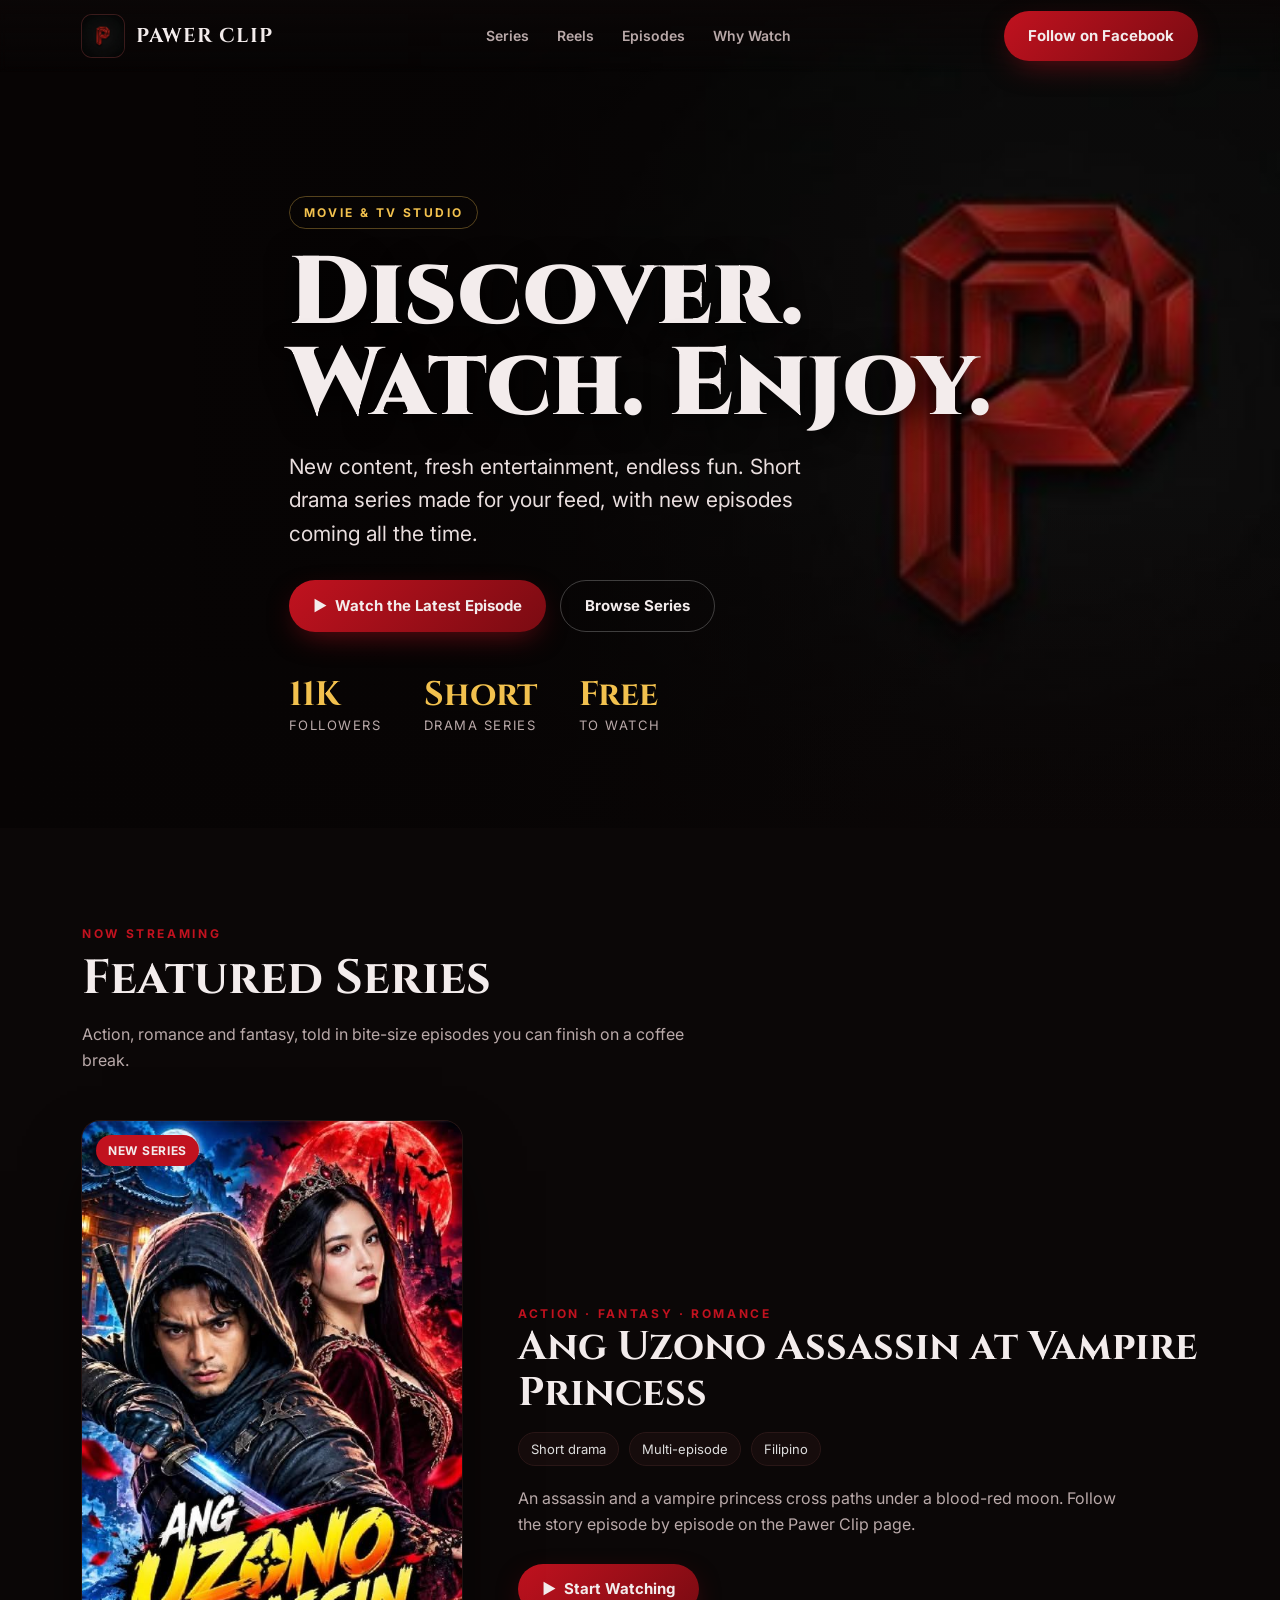
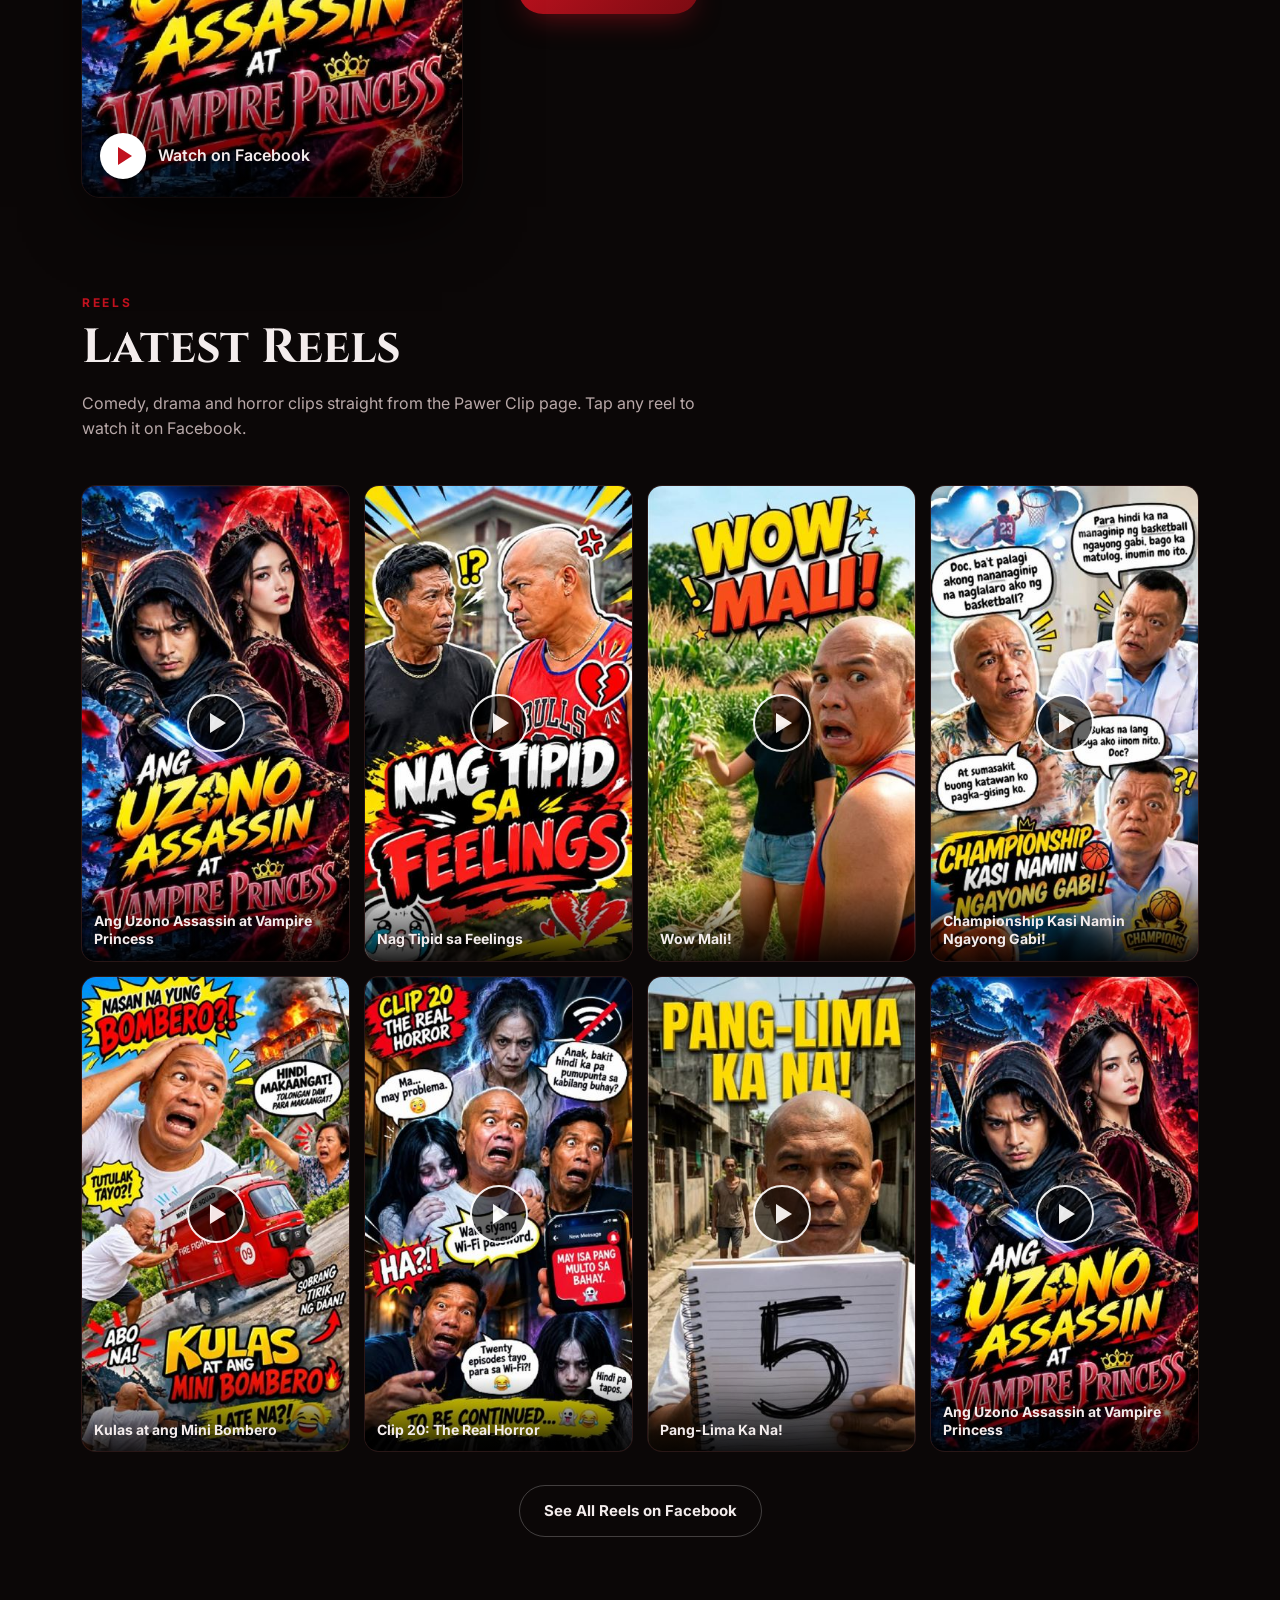
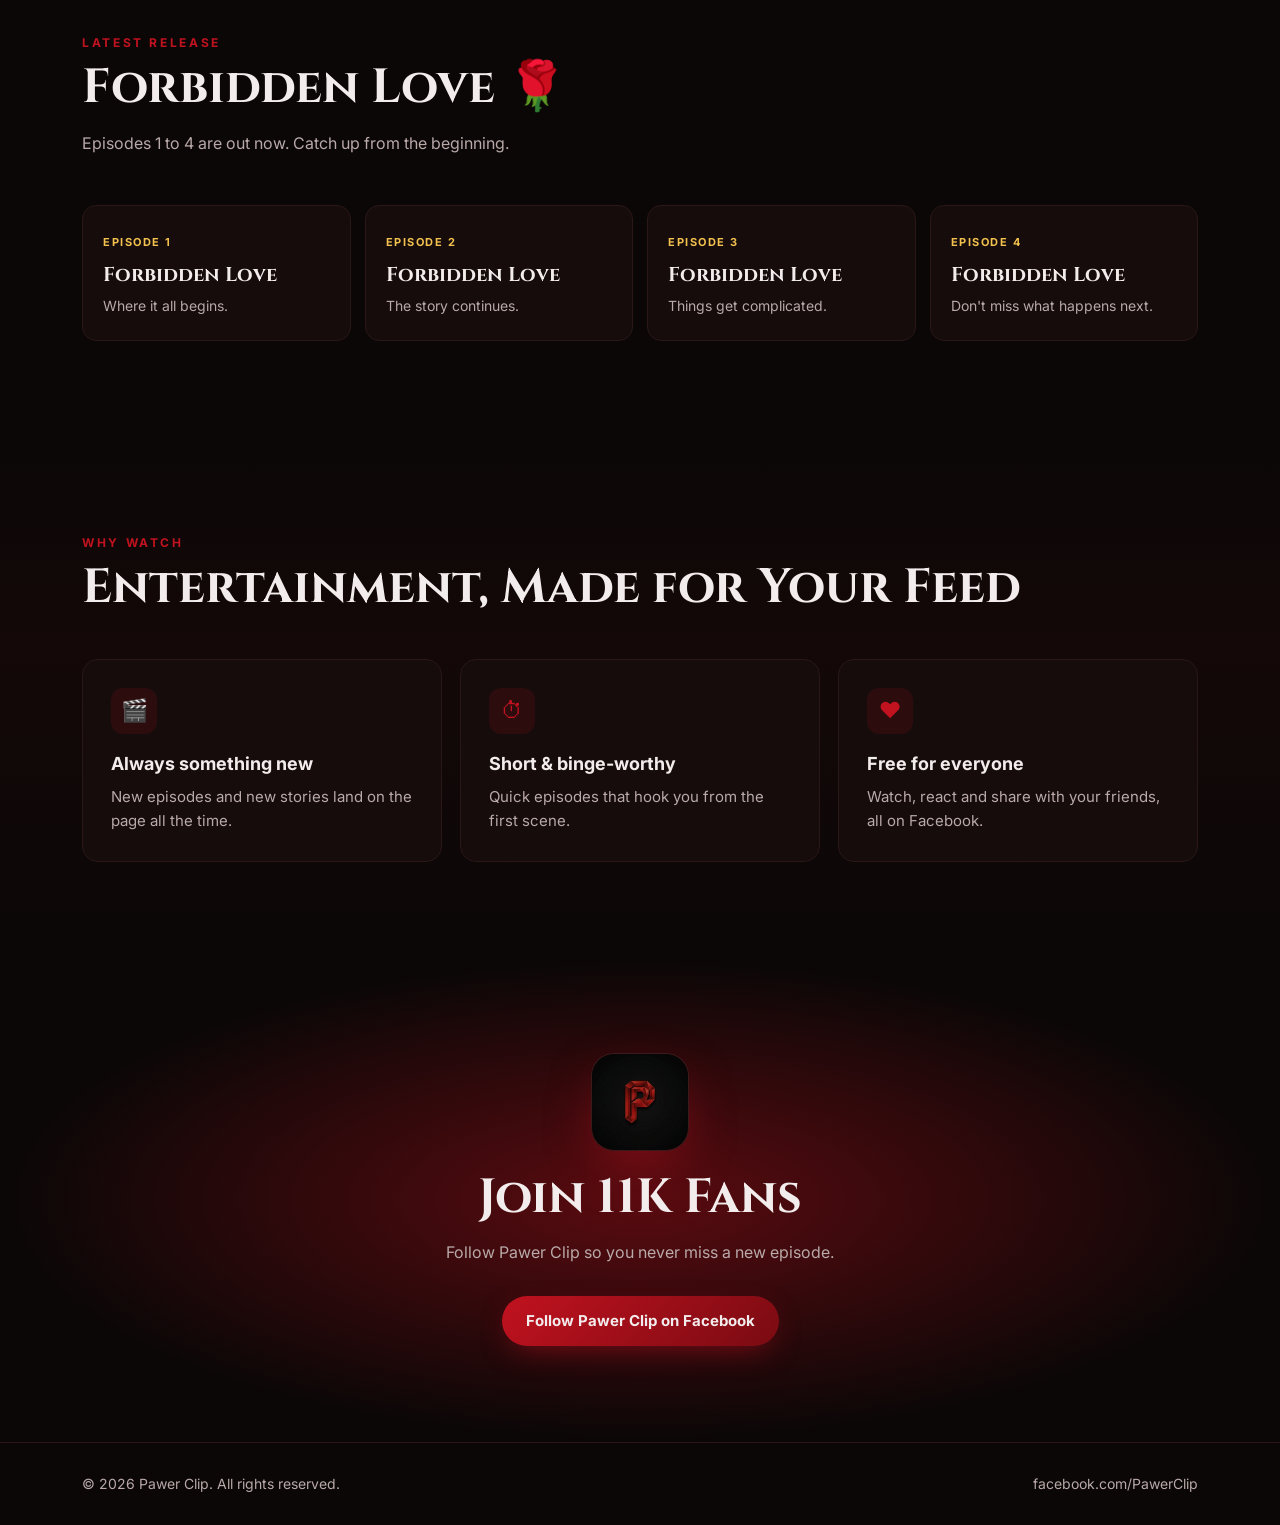
<file: index.html>
<!doctype html>
<html lang="en"><head><meta charset="utf-8"><meta name="viewport" content="width=device-width,initial-scale=1">
<title>Pawer Clip | Discover. Watch. Enjoy.</title>
<meta name="description" content="Pawer Clip brings you short drama series and fresh entertainment. Watch episodes on Facebook and follow for more.">
<meta property="og:title" content="Pawer Clip"><meta property="og:description" content="Discover. Watch. Enjoy. New content, fresh entertainment, endless fun.">
<link rel="preconnect" href="https://fonts.googleapis.com"><link rel="preconnect" href="https://fonts.gstatic.com" crossorigin>
<link href="https://fonts.googleapis.com/css2?family=Cinzel:wght@700;900&family=Inter:wght@400;500;600;700&display=swap" rel="stylesheet">
<link rel="stylesheet" href="css/style.css"></head><body>
<nav><div class="wrap"><a class="brand" href="#top"><span class="mark"></span><b>PAWER CLIP</b></a>
<div class="links"><a href="#series">Series</a><a href="#reels">Reels</a><a href="#episodes">Episodes</a><a href="#why">Why Watch</a></div>
<a class="btn btn-red" href="https://www.facebook.com/profile.php?id=61594629180513" target="_blank" rel="noopener">Follow on Facebook</a></div></nav>

<header class="hero" id="top"><div class="wrap">
<span class="tag">Movie &amp; TV Studio</span>
<h1>Discover.<br>Watch. Enjoy.</h1>
<p class="lead">New content, fresh entertainment, endless fun. Short drama series made for your feed, with new episodes coming all the time.</p>
<div class="cta"><a class="btn btn-red" href="https://www.facebook.com/reel/2981539962213689/" target="_blank" rel="noopener">&#9654;&nbsp; Watch the Latest Episode</a><a class="btn btn-ghost" href="#series">Browse Series</a></div>
<div class="stats"><div><b>11K</b><span>Followers</span></div><div><b>Short</b><span>Drama Series</span></div><div><b>Free</b><span>To Watch</span></div></div>
</div></header>

<section id="series"><div class="wrap">
<div class="reveal"><div class="eyebrow">Now Streaming</div><h2>Featured Series</h2><p class="sub">Action, romance and fantasy, told in bite-size episodes you can finish on a coffee break.</p></div>
<div class="feature reveal">
<a class="poster" href="https://www.facebook.com/profile.php?id=61594629180513" target="_blank" rel="noopener"><img src="images/poster-uzono-assassin.jpg" alt="Ang Uzono Assassin at Vampire Princess series poster"><span class="badge">NEW SERIES</span><span class="play"><i></i>Watch on Facebook</span></a>
<div><div class="eyebrow">Action · Fantasy · Romance</div>
<h3>Ang Uzono Assassin at Vampire Princess</h3>
<div class="meta"><span>Short drama</span><span>Multi-episode</span><span>Filipino</span></div>
<p class="sub">An assassin and a vampire princess cross paths under a blood-red moon. Follow the story episode by episode on the Pawer Clip page.</p>
<div class="cta" style="margin-top:26px"><a class="btn btn-red" href="https://www.facebook.com/profile.php?id=61594629180513" target="_blank" rel="noopener">&#9654;&nbsp; Start Watching</a></div></div>
</div></div></section>

<section id="reels" style="padding-top:0"><div class="wrap">
<div class="reveal"><div class="eyebrow">Reels</div><h2>Latest Reels</h2><p class="sub">Comedy, drama and horror clips straight from the Pawer Clip page. Tap any reel to watch it on Facebook.</p></div>
<div class="reels"><a class="reel reveal" href="https://www.facebook.com/reel/2981539962213689/" target="_blank" rel="noopener"><img src="images/reel-uzono-assassin-1.jpg" alt="Ang Uzono Assassin at Vampire Princess reel thumbnail" loading="lazy"><span class="rplay"><i></i></span><span class="rt">Ang Uzono Assassin at Vampire Princess</span></a><a class="reel reveal" href="https://www.facebook.com/reel/1891877448842519/" target="_blank" rel="noopener"><img src="images/reel-nag-tipid-sa-feelings.jpg" alt="Nag Tipid sa Feelings reel thumbnail" loading="lazy"><span class="rplay"><i></i></span><span class="rt">Nag Tipid sa Feelings</span></a><a class="reel reveal" href="https://www.facebook.com/reel/952153240811891/" target="_blank" rel="noopener"><img src="images/reel-wow-mali.jpg" alt="Wow Mali! reel thumbnail" loading="lazy"><span class="rplay"><i></i></span><span class="rt">Wow Mali!</span></a><a class="reel reveal" href="https://www.facebook.com/reel/1840451470714933/" target="_blank" rel="noopener"><img src="images/reel-championship.jpg" alt="Championship Kasi Namin Ngayong Gabi! reel thumbnail" loading="lazy"><span class="rplay"><i></i></span><span class="rt">Championship Kasi Namin Ngayong Gabi!</span></a><a class="reel reveal" href="https://www.facebook.com/reel/1140919445251302/" target="_blank" rel="noopener"><img src="images/reel-kulas-mini-bombero.jpg" alt="Kulas at ang Mini Bombero reel thumbnail" loading="lazy"><span class="rplay"><i></i></span><span class="rt">Kulas at ang Mini Bombero</span></a><a class="reel reveal" href="https://www.facebook.com/reel/2246762149390489/" target="_blank" rel="noopener"><img src="images/reel-clip-20-real-horror.jpg" alt="Clip 20: The Real Horror reel thumbnail" loading="lazy"><span class="rplay"><i></i></span><span class="rt">Clip 20: The Real Horror</span></a><a class="reel reveal" href="https://www.facebook.com/reel/1765378444673362/" target="_blank" rel="noopener"><img src="images/reel-pang-lima-ka-na.jpg" alt="Pang-Lima Ka Na! reel thumbnail" loading="lazy"><span class="rplay"><i></i></span><span class="rt">Pang-Lima Ka Na!</span></a><a class="reel reveal" href="https://www.facebook.com/reel/1029592883465246/" target="_blank" rel="noopener"><img src="images/reel-uzono-assassin-2.jpg" alt="Ang Uzono Assassin at Vampire Princess reel thumbnail" loading="lazy"><span class="rplay"><i></i></span><span class="rt">Ang Uzono Assassin at Vampire Princess</span></a></div>
<div class="more reveal"><a class="btn btn-ghost" href="https://www.facebook.com/profile.php?id=61594629180513&amp;sk=reels_tab" target="_blank" rel="noopener">See All Reels on Facebook</a></div>
</div></section>

<section id="episodes" style="padding-top:0"><div class="wrap">
<div class="reveal"><div class="eyebrow">Latest Release</div><h2>Forbidden Love &#127801;</h2><p class="sub">Episodes 1 to 4 are out now. Catch up from the beginning.</p></div>
<div class="eps">
<a class="ep reveal" href="https://www.facebook.com/reel/2981539962213689/" target="_blank" rel="noopener"><small>EPISODE 1</small><b>Forbidden Love</b><p>Where it all begins.</p></a>
<a class="ep reveal" href="https://www.facebook.com/reel/2981539962213689/" target="_blank" rel="noopener"><small>EPISODE 2</small><b>Forbidden Love</b><p>The story continues.</p></a>
<a class="ep reveal" href="https://www.facebook.com/reel/2981539962213689/" target="_blank" rel="noopener"><small>EPISODE 3</small><b>Forbidden Love</b><p>Things get complicated.</p></a>
<a class="ep reveal" href="https://www.facebook.com/reel/2981539962213689/" target="_blank" rel="noopener"><small>EPISODE 4</small><b>Forbidden Love</b><p>Don't miss what happens next.</p></a>
</div></div></section>

<section class="why" id="why"><div class="wrap">
<div class="reveal"><div class="eyebrow">Why Watch</div><h2>Entertainment, Made for Your Feed</h2></div>
<div class="cards">
<div class="card reveal"><div class="ic">&#127916;</div><h4>Always something new</h4><p>New episodes and new stories land on the page all the time.</p></div>
<div class="card reveal"><div class="ic">&#9201;</div><h4>Short &amp; binge-worthy</h4><p>Quick episodes that hook you from the first scene.</p></div>
<div class="card reveal"><div class="ic">&#10084;</div><h4>Free for everyone</h4><p>Watch, react and share with your friends, all on Facebook.</p></div>
</div></div></section>

<section class="join"><div class="wrap reveal">
<div class="avatar"></div><h2>Join 11K Fans</h2>
<p class="sub">Follow Pawer Clip so you never miss a new episode.</p>
<a class="btn btn-red" href="https://www.facebook.com/profile.php?id=61594629180513" target="_blank" rel="noopener">Follow Pawer Clip on Facebook</a>
</div></section>

<footer><div class="wrap"><span>&copy; <span id="y">2026</span> Pawer Clip. All rights reserved.</span><a href="https://www.facebook.com/profile.php?id=61594629180513" target="_blank" rel="noopener">facebook.com/PawerClip</a></div></footer>
<script src="js/main.js"></script>
</body></html>
</file>
<file: css/style.css>
:root{--bg:#0B0707;--panel:#160C0C;--red:#C1121F;--red2:#7A0B12;--gold:#F2C14E;--text:#F3ECEC;--mute:#B9A9A9;--line:#2A1717}
*{box-sizing:border-box;margin:0;padding:0}html{scroll-behavior:smooth}
body{background:var(--bg);color:var(--text);font-family:Inter,system-ui,sans-serif;line-height:1.6;overflow-x:hidden}
a{color:inherit;text-decoration:none}img{max-width:100%;display:block}
.wrap{max-width:1160px;margin:0 auto;padding:0 22px}
.cine{font-family:Cinzel,Georgia,serif;letter-spacing:.02em}
/* nav */
nav{position:fixed;inset:0 0 auto 0;z-index:20;background:linear-gradient(#0B0707ee,#0B070700);backdrop-filter:blur(4px)}
nav .wrap{display:flex;align-items:center;justify-content:space-between;height:72px}
.brand{display:flex;align-items:center;gap:12px;font-weight:700}
.brand span.mark{width:42px;height:42px;border-radius:10px;background:url(../images/pawer-clip-logo.jpg) center/cover;box-shadow:0 0 0 1px #3a1b1b}
.brand b{font-family:Cinzel,serif;font-size:20px;letter-spacing:.06em;white-space:nowrap}
.links{display:flex;gap:28px;font-size:14px;font-weight:600;color:var(--mute)}.links a:hover{color:var(--text)}
.btn{display:inline-flex;align-items:center;gap:10px;border-radius:999px;padding:13px 24px;font-weight:700;font-size:15px;transition:transform .15s,box-shadow .15s,background .15s}
.btn-red{background:linear-gradient(135deg,var(--red),var(--red2));box-shadow:0 10px 30px -10px #c1121f99}.btn-red:hover{transform:translateY(-2px);box-shadow:0 16px 36px -12px #c1121fcc}
.btn-ghost{border:1.5px solid #ffffff3a}.btn-ghost:hover{background:#ffffff12}
/* hero */
.hero{position:relative;min-height:92vh;display:flex;align-items:flex-end;padding:140px 0 90px;background:#070404 url(../images/pawer-clip-logo.jpg) right -620px center/auto 115% no-repeat}
.hero:before{content:"";position:absolute;inset:0;background:linear-gradient(90deg,#070404 0%,#070404e6 38%,#07040433 75%),linear-gradient(180deg,transparent 60%,#0B0707 100%)}
@media (max-width:900px){.hero{background-position:70% 20%;background-size:auto 70%}.hero:before{background:linear-gradient(180deg,#07040455 0%,#070404d9 45%,#0B0707 100%)}}
.hero .wrap{position:relative}
.tag{display:inline-block;font-size:12px;font-weight:700;letter-spacing:.2em;text-transform:uppercase;color:var(--gold);border:1px solid #f2c14e55;border-radius:999px;padding:6px 14px;margin-bottom:20px}
.hero h1{font-family:Cinzel,serif;font-weight:900;font-size:clamp(46px,8vw,96px);line-height:.95;text-shadow:0 6px 30px #000}
.hero p.lead{font-size:clamp(17px,2.2vw,21px);color:#e9dede;max-width:560px;margin:18px 0 30px}
.cta{display:flex;gap:14px;flex-wrap:wrap}
.stats{display:flex;gap:42px;margin-top:46px;flex-wrap:wrap}
.stats div b{display:block;font-family:Cinzel,serif;font-size:34px;color:var(--gold);line-height:1}.stats div span{font-size:13px;color:var(--mute);text-transform:uppercase;letter-spacing:.12em}
/* sections */
section{padding:96px 0}
.eyebrow{font-size:12px;font-weight:700;letter-spacing:.22em;text-transform:uppercase;color:var(--red)}
h2{font-family:Cinzel,serif;font-size:clamp(30px,4.4vw,48px);line-height:1.1;margin:10px 0 16px}
.sub{color:var(--mute);max-width:620px}
.feature{display:grid;grid-template-columns:minmax(0,380px) 1fr;gap:56px;align-items:center;margin-top:48px}
.poster{position:relative;border-radius:18px;overflow:hidden;box-shadow:0 30px 70px -20px #000,0 0 0 1px var(--line)}
.poster .badge{position:absolute;top:14px;left:14px;background:var(--red);font-size:12px;font-weight:700;padding:6px 12px;border-radius:999px;letter-spacing:.06em}
.play{position:absolute;inset:auto 0 0 0;padding:70px 18px 18px;background:linear-gradient(transparent,#000c);display:flex;align-items:center;gap:12px;font-weight:600}
.play i{width:46px;height:46px;border-radius:50%;background:#fff;display:grid;place-items:center}
.play i:after{content:"";border-left:14px solid var(--red);border-top:9px solid transparent;border-bottom:9px solid transparent;margin-left:4px}
.feature h3{font-family:Cinzel,serif;font-size:clamp(26px,3.4vw,40px);line-height:1.15}
.meta{display:flex;gap:10px;flex-wrap:wrap;margin:16px 0 20px}.meta span{font-size:13px;border:1px solid var(--line);background:var(--panel);border-radius:999px;padding:6px 12px;color:#ddd}
.eps{display:grid;grid-template-columns:repeat(4,1fr);gap:14px;margin-top:48px}
.ep{background:var(--panel);border:1px solid var(--line);border-radius:14px;padding:22px 20px;transition:border-color .2s,transform .2s}
.ep:hover{border-color:var(--red);transform:translateY(-3px)}
.ep small{color:var(--gold);font-weight:700;letter-spacing:.14em;font-size:11px}.ep b{display:block;font-family:Cinzel,serif;font-size:20px;margin:6px 0 4px}.ep p{color:var(--mute);font-size:14px}
.why{background:linear-gradient(180deg,var(--bg),#140808 40%,var(--bg))}
.cards{display:grid;grid-template-columns:repeat(3,1fr);gap:18px;margin-top:44px}
.card{background:var(--panel);border:1px solid var(--line);border-radius:16px;padding:28px}
.card .ic{width:46px;height:46px;border-radius:12px;background:#c1121f22;color:var(--red);display:grid;place-items:center;font-size:22px;margin-bottom:16px}
.card h4{font-size:18px;margin-bottom:6px}.card p{color:var(--mute);font-size:15px}
.join{text-align:center;background:radial-gradient(ellipse at center,#5a0b10 0,var(--bg) 70%)}
.join .avatar{width:96px;height:96px;border-radius:22px;margin:0 auto 22px;background:url(../images/pawer-clip-logo.jpg) center/cover;box-shadow:0 0 0 1px #3a1b1b,0 20px 50px -10px #c1121f80}
.join .sub{margin:0 auto 30px}
footer{border-top:1px solid var(--line);padding:30px 0;color:var(--mute);font-size:14px}
footer .wrap{display:flex;justify-content:space-between;gap:14px;flex-wrap:wrap}
.reveal{opacity:0;transform:translateY(24px);transition:opacity .7s ease,transform .7s ease}.reveal.in{opacity:1;transform:none}
.reels{display:grid;grid-template-columns:repeat(4,1fr);gap:16px;margin-top:44px}
.reel{position:relative;aspect-ratio:9/16;border-radius:14px;overflow:hidden;background:var(--panel);box-shadow:0 0 0 1px var(--line);transition:transform .2s,box-shadow .2s}
.reel img{width:100%;height:100%;object-fit:cover;transition:transform .4s}
.reel:hover{transform:translateY(-4px);box-shadow:0 0 0 1px var(--red),0 20px 40px -18px #c1121f99}.reel:hover img{transform:scale(1.05)}
.reel .rplay{position:absolute;top:50%;left:50%;transform:translate(-50%,-50%);width:58px;height:58px;border-radius:50%;background:#000a;border:2px solid #fff;display:grid;place-items:center;opacity:.9}
.reel .rplay i{border-left:16px solid #fff;border-top:10px solid transparent;border-bottom:10px solid transparent;margin-left:5px}
.reel .rt{position:absolute;inset:auto 0 0 0;padding:44px 12px 12px;background:linear-gradient(transparent,#000d);font-weight:700;font-size:14px;line-height:1.3}
.more{text-align:center;margin-top:34px}
@media (max-width:900px){.reels{grid-template-columns:repeat(2,1fr);gap:12px}.reel .rplay{width:46px;height:46px}}
@media (max-width:900px){.links{display:none}.feature{grid-template-columns:1fr;gap:30px}.poster{max-width:360px}.eps{grid-template-columns:repeat(2,1fr)}.cards{grid-template-columns:1fr}section{padding:72px 0}.hero{min-height:86vh;padding-bottom:64px}}
@media (max-width:480px){.stats{gap:26px}.btn{width:100%;justify-content:center}nav .btn{width:auto;padding:9px 14px;font-size:12.5px;white-space:nowrap}.brand b{font-size:16px}.brand span.mark{width:34px;height:34px}}
@media (prefers-reduced-motion:reduce){.reveal{opacity:1;transform:none;transition:none}html{scroll-behavior:auto}}
</file>
